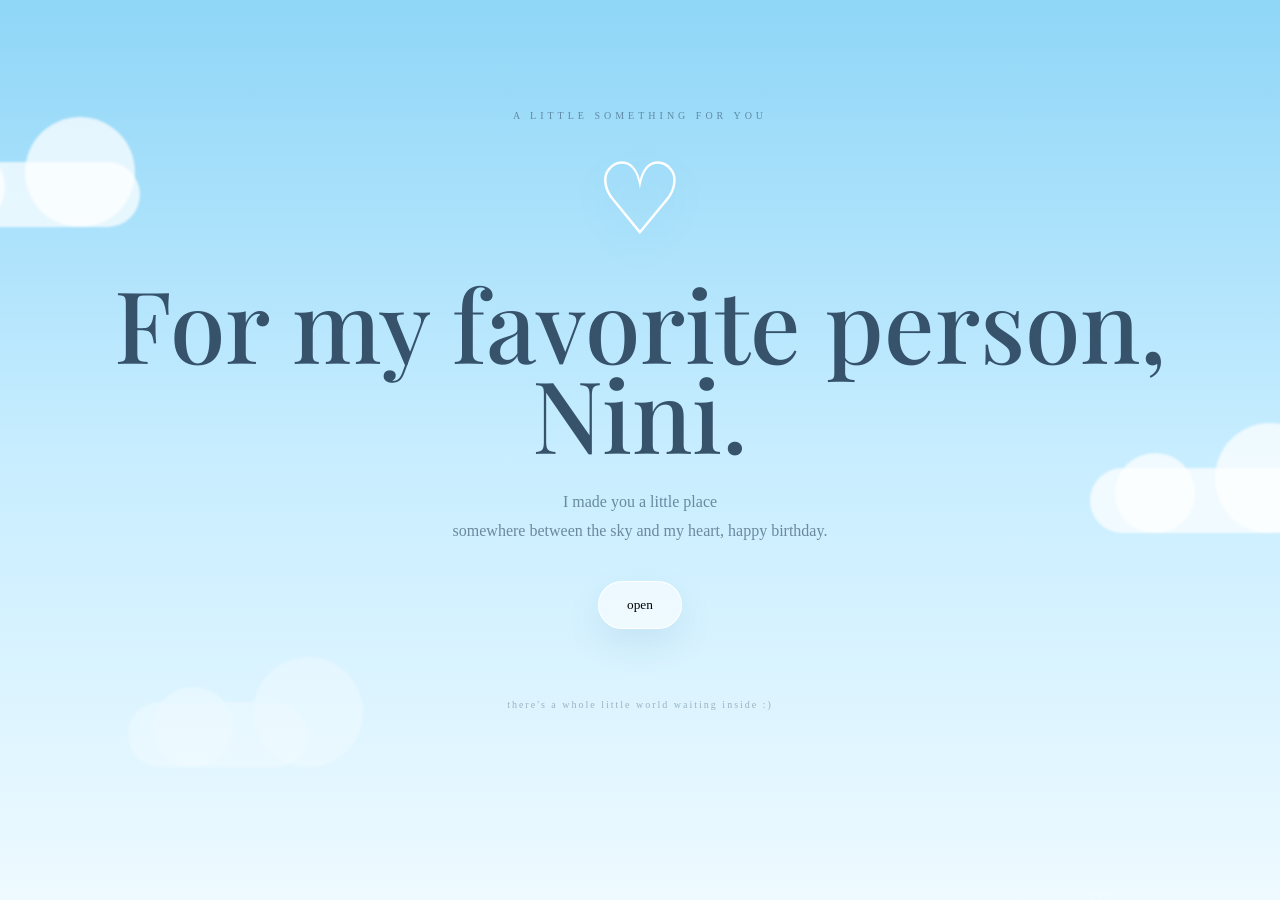
<file: index.html>
<!DOCTYPE html>
<html lang="en">
<head>
    <meta charset="UTF-8">
    <meta name="viewport" content="width=device-width, initial-scale=1.0">

    <title>Dearest, Nini.</title>

    <link rel="preconnect" href="https://fonts.googleapis.com">
    <link rel="preconnect" href="https://fonts.gstatic.com" crossorigin>

    <link href="https://fonts.googleapis.com/css2?family=DM+Sans:wght@400;500;600&family=Playfair+Display:ital,wght@400;500;600&display=swap" rel="stylesheet">

    <link rel="stylesheet" href="style.css">

    <style>
        /* ==========================================
           PERSISTENT PAGE SHELL
        ========================================== */

        #pageFrame {
            position: fixed;
            inset: 0;
            width: 100%;
            height: 100%;
            border: none;
            z-index: 20;
            display: none;
            background: transparent;
        }

        #openingContent {
            position: relative;
            z-index: 10;
        }

        #musicPlayer {
            display: none;
        }

        body.inside-page {
            overflow: hidden;
        }

        body.inside-page #openingContent,
        body.inside-page > .floating-hearts {
            display: none;
        }

        body.inside-page #pageFrame {
            display: block;
        }
    </style>
</head>

<body class="opening-page">

    <div class="sky-background">
        <div class="cloud cloud-a"></div>
        <div class="cloud cloud-b"></div>
        <div class="cloud cloud-c"></div>
    </div>


    <!-- ==========================================
         ORIGINAL OPENING PAGE
    =========================================== -->

    <main class="opening" id="openingContent">

        <p class="tiny-text">
            a little something for you
        </p>

        <div class="opening-heart">
            ♡
        </div>

        <h1>
            For my favorite person,<br>
            Nini.
        </h1>

        <p class="opening-subtitle">
            I made you a little place<br>
            somewhere between the sky and my heart, happy birthday.
        </p>

        <button
            class="open-button"
            onclick="openWebsite()"
        >
            open
        </button>

        <p class="scroll-hint">
            there's a whole little world waiting inside :)
        </p>

    </main>


    <div class="floating-hearts">
        <span>♡</span>
        <span>♡</span>
        <span>♡</span>
    </div>


    <!-- ==========================================
         ALL OTHER PAGES LOAD INSIDE HERE
         
         This iframe stays alive.
         The music is NOT inside the iframe.
    =========================================== -->

    <iframe
        id="pageFrame"
        src=""
        title="Website content">
    </iframe>


    <!-- ==========================================
         PERSISTENT MUSIC PLAYER
         
         IMPORTANT:
         This audio element belongs to index.html
         and therefore survives page navigation.
    =========================================== -->

    <audio
        id="persistentAudio"
        preload="auto">
    </audio>


   <script>

        /* ==========================================
           SONGS
        =========================================== */

        const songs = [
            {
                title: "Swear It Again",
                artist: "Westlife",
                file: "song1.mp3"
            },
            {
                title: "Best Part Of Me",
                artist: "Ed Sheeran ft. YEBBA",
                file: "song2.mp3"
            },
            {
                title: "Last Night On Earth",
                artist: "Green Day",
                file: "song3.mp3"
            }
        ];


        let currentSong = 0;

        const persistentAudio =
            document.getElementById("persistentAudio");


        /* ==========================================
           OPEN WEBSITE
        ========================================== */

        function openWebsite() {

            document.body.classList.add(
                "inside-page"
            );

            navigateTo("songs.html");

        }


        /* ==========================================
           NAVIGATE BETWEEN PAGES
        ========================================== */

        function navigateTo(page) {

            const frame =
                document.getElementById("pageFrame");

            if (!frame) return;

            frame.src = page;

        }


        /* ==========================================
           MUSIC FUNCTIONS
        ========================================== */

        function loadMusic(index) {

            if (
                index < 0 ||
                index >= songs.length
            ) {
                index = 0;
            }

            currentSong = index;

            persistentAudio.src =
                songs[index].file;

            persistentAudio.load();

            saveMusicState();

        }


        function playMusic() {

            persistentAudio.play()
                .then(() => {

                    sendMusicState();

                })
                .catch(error => {

                    console.log(
                        "Music playback was blocked:",
                        error
                    );

                    sendMusicState();

                });

        }


        function pauseMusic() {

            persistentAudio.pause();

            sendMusicState();

        }


        function togglePersistentMusic() {

            if (
                persistentAudio.paused
            ) {

                playMusic();

            } else {

                pauseMusic();

            }

        }


        function selectPersistentSong(index) {

            loadMusic(index);

            persistentAudio.currentTime = 0;

            playMusic();

        }


        function nextPersistentSong() {

            currentSong++;

            if (
                currentSong >= songs.length
            ) {
                currentSong = 0;
            }

            loadMusic(currentSong);

            persistentAudio.currentTime = 0;

            playMusic();

        }


        function previousPersistentSong() {

            currentSong--;

            if (currentSong < 0) {
                currentSong = songs.length - 1;
            }

            loadMusic(currentSong);

            persistentAudio.currentTime = 0;

            playMusic();

        }


        /* ==========================================
           SAVE MUSIC STATE
        ========================================== */

        function saveMusicState() {

            localStorage.setItem(
                "savedMusicIndex",
                currentSong
            );

            localStorage.setItem(
                "savedMusicTime",
                persistentAudio.currentTime || 0
            );

            localStorage.setItem(
                "isMusicPlaying",
                persistentAudio.paused
                    ? "false"
                    : "true"
            );

        }


        /* ==========================================
           SEND MUSIC STATE TO CURRENT PAGE
        ========================================== */

        function sendMusicState() {

            const frame =
                document.getElementById(
                    "pageFrame"
                );

            if (
                !frame ||
                !frame.contentWindow
            ) {
                return;
            }


            frame.contentWindow.postMessage(
                {
                    type: "musicState",

                    playing:
                        !persistentAudio.paused,

                    currentSong:
                        currentSong,

                    currentTime:
                        persistentAudio.currentTime

                },
                "*"
            );

        }


        /* ==========================================
           RECEIVE COMMANDS FROM PAGES
        ========================================== */

        window.addEventListener(
            "message",
            function(event) {

                if (!event.data) return;


                switch (
                    event.data.type
                ) {

                    case "toggleMusic":

                        togglePersistentMusic();

                        break;


                    case "selectSong":

                        selectPersistentSong(
                            event.data.index
                        );

                        break;


                    case "nextSong":

                        nextPersistentSong();

                        break;


                    case "previousSong":

                        previousPersistentSong();

                        break;


                    case "requestMusicState":

                        sendMusicState();

                        break;


                    /* ==========================================
                       BAGIAN YANG BARU DITAMBAHKAN
                    ========================================== */
                    case "navigate":

                        navigateTo(
                            event.data.page
                        );

                        break;

                }

            }
        );


        /* ==========================================
           MUSIC EVENTS
        ========================================== */

        persistentAudio.addEventListener(
            "timeupdate",
            function() {

                saveMusicState();

                sendMusicState();

            }
        );


        persistentAudio.addEventListener(
            "play",
            function() {

                saveMusicState();

                sendMusicState();

            }
        );


        persistentAudio.addEventListener(
            "pause",
            function() {

                saveMusicState();

                sendMusicState();

            }
        );


        persistentAudio.addEventListener(
            "ended",
            function() {

                currentSong++;

                if (
                    currentSong >= songs.length
                ) {

                    currentSong = 0;

                }

                loadMusic(currentSong);

                persistentAudio.currentTime = 0;

                playMusic();

            }
        );


        /* ==========================================
           RESTORE SAVED SONG
        ========================================== */

        const savedIndex =
            localStorage.getItem(
                "savedMusicIndex"
            );

        const savedTime =
            localStorage.getItem(
                "savedMusicTime"
            );


        if (savedIndex !== null) {

            const index =
                parseInt(
                    savedIndex,
                    10
                );


            const time =
                parseFloat(
                    savedTime
                ) || 0;


            if (
                !isNaN(index) &&
                index >= 0 &&
                index < songs.length
            ) {

                currentSong = index;

                persistentAudio.src =
                    songs[index].file;

                persistentAudio.addEventListener(
                    "loadedmetadata",
                    function restorePosition() {

                        try {

                            persistentAudio.currentTime =
                                time;

                        } catch (error) {

                            console.log(
                                "Could not restore position."
                            );

                        }

                    },
                    {
                        once: true
                    }
                );

            } else {

                loadMusic(0);

            }

        } else {

            loadMusic(0);

        }


        /* ==========================================
           WHEN A NEW PAGE FINISHES LOADING
        ========================================== */

        document
            .getElementById("pageFrame")
            .addEventListener(
                "load",
                function() {

                    sendMusicState();

                    setupPageNavigation();

                }
            );


        /* ==========================================
           INTERCEPT LINKS INSIDE THE IFRAME
        ========================================== */

        function setupPageNavigation() {

            const frame =
                document.getElementById(
                    "pageFrame"
                );


            try {

                const frameDocument =
                    frame.contentDocument ||
                    frame.contentWindow.document;


                const links =
                    frameDocument.querySelectorAll(
                        "a[href]"
                    );


                links.forEach(link => {

                    link.addEventListener(
                        "click",
                        function(event) {

                            const href =
                                link.getAttribute(
                                    "href"
                                );


                            if (
                                !href ||
                                href.startsWith("#") ||
                                href.startsWith("http")
                            ) {
                                return;
                            }


                            event.preventDefault();

                            navigateTo(href);

                        }
                    );

                });

            } catch (error) {

                console.log(
                    "Could not setup page navigation.",
                    error
                );

            }

        }


        /* ==========================================
           SAVE BEFORE TAB CLOSE
        ========================================== */

        window.addEventListener(
            "beforeunload",
            saveMusicState
        );

    </script>
</file>
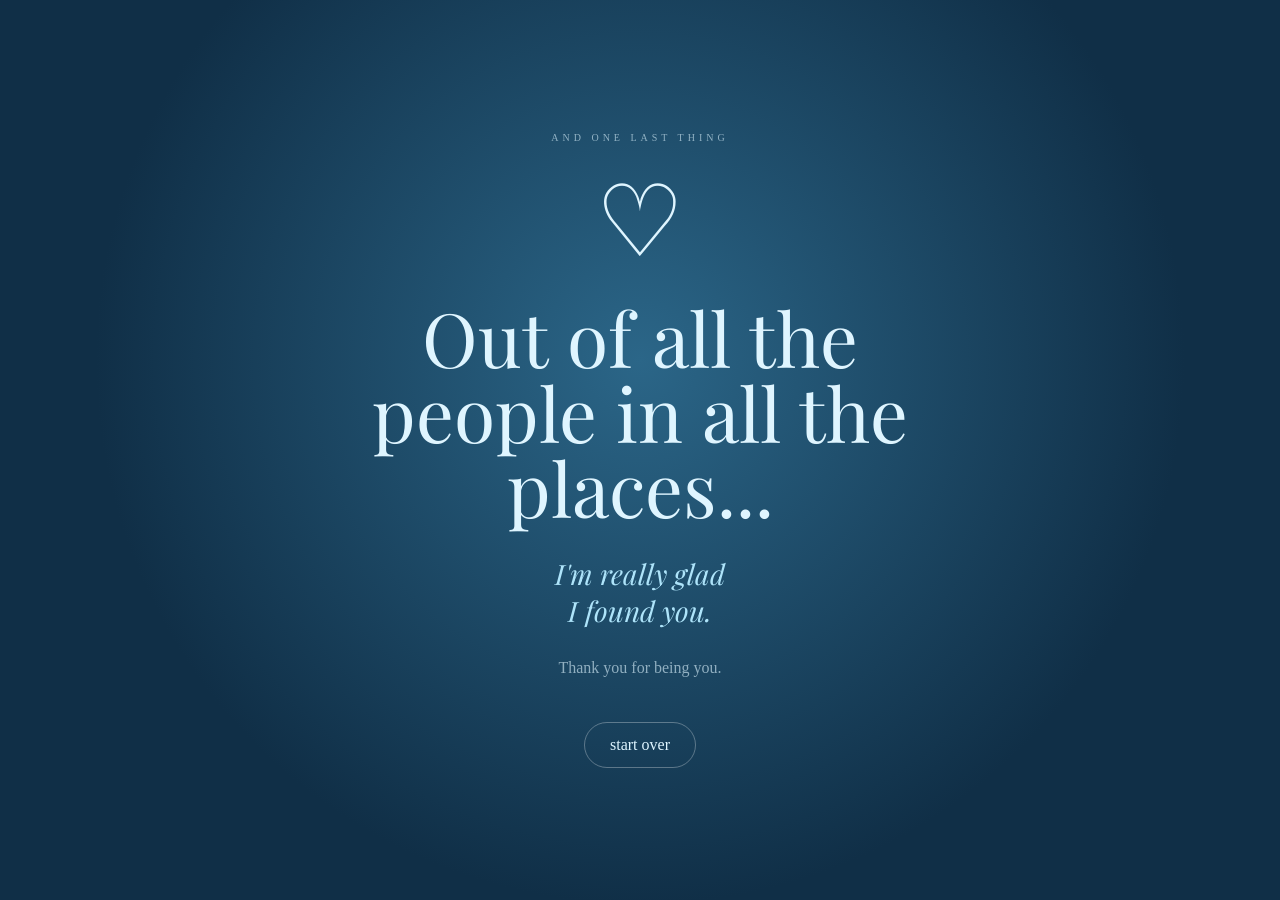
<file: final.html>
<!DOCTYPE html>
<html lang="en">
<head>
    <meta charset="UTF-8">
    <meta name="viewport" content="width=device-width, initial-scale=1.0">

    <title>For You, Always</title>

    <link rel="preconnect" href="https://fonts.googleapis.com">
    <link rel="preconnect" href="https://fonts.gstatic.com" crossorigin>

    <link href="https://fonts.googleapis.com/css2?family=DM+Sans:wght@400;500;600&family=Playfair+Display:ital,wght@400;500;600&display=swap" rel="stylesheet">

    <link rel="stylesheet" href="style.css">
</head>

<body class="final-page">

    <div class="night-sky">

    </div>


    <main class="final-content">

        <p class="tiny-text">
            and one last thing
        </p>


        <div class="final-heart">
            ♡
        </div>


        <h1>
            Out of all the<br>
            people in all the<br>
            places...
        </h1>


        <p class="final-message">
            I'm really glad<br>
            I found you.
        </p>


        <p class="final-small">
            Thank you for being you.
        </p>


        <a href="index.html" class="restart-button">
            start over
        </a>

    </main>


    <div class="final-footer">
    </div>

</body>
</html>
</file>
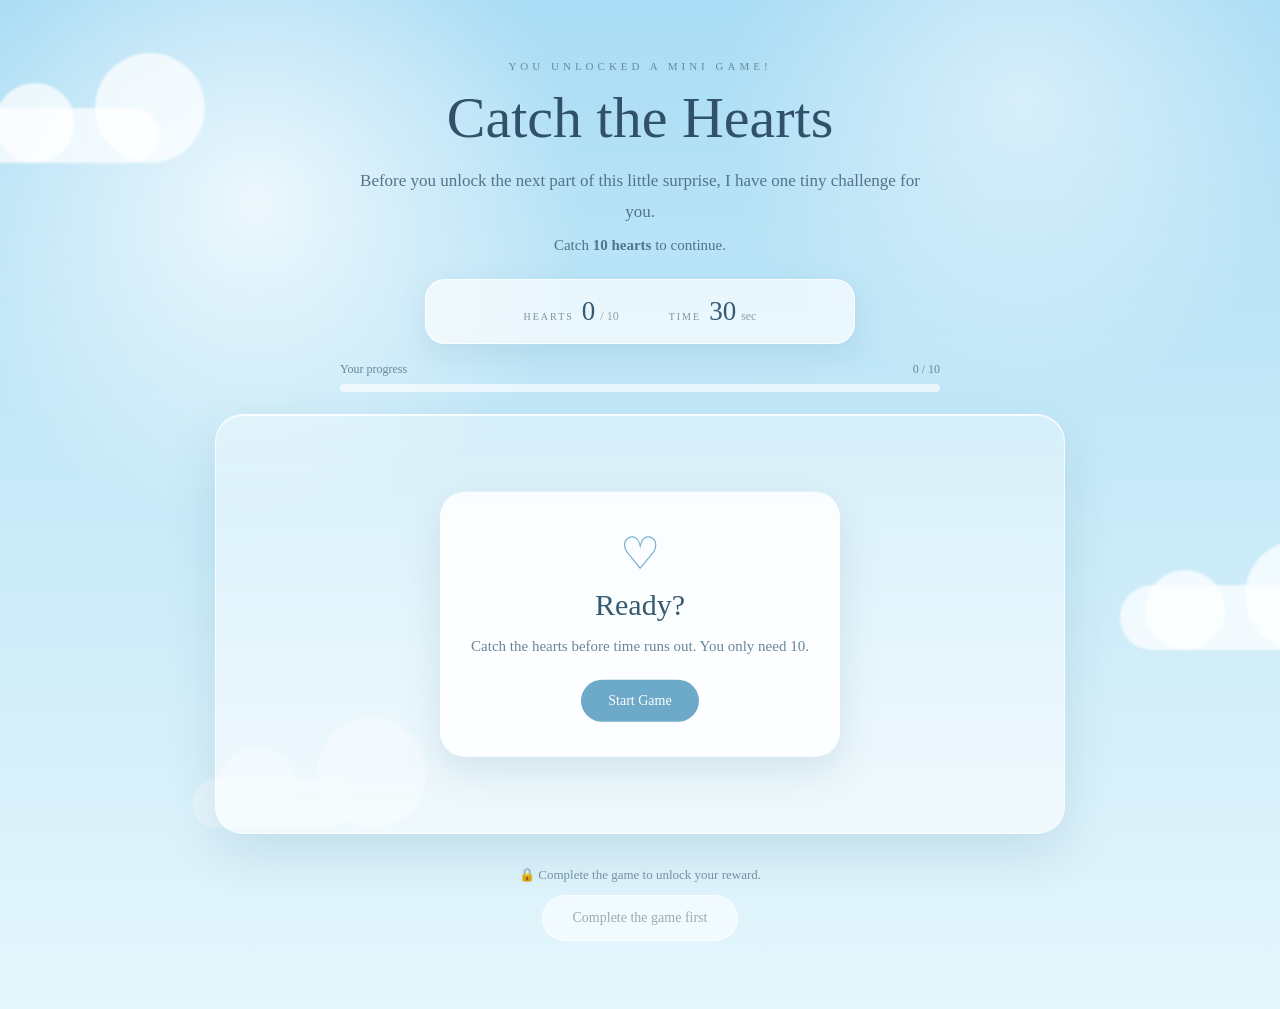
<file: game.html>
<!DOCTYPE html>
<html lang="en">
<head>
    <meta charset="UTF-8">
    <meta name="viewport" content="width=device-width, initial-scale=1.0">
    <title>Mini Game</title>
    <link rel="stylesheet" href="style.css">
</head>

<body class="game-page">

    <!-- Floating clouds -->
    <div class="cloud cloud-1"></div>
    <div class="cloud cloud-2"></div>
    <div class="cloud cloud-3"></div>

    <main class="game-container">

        <div class="game-header">
            <p class="tiny-label">YOU UNLOCKED A MINI GAME!</p>

            <h1>Catch the Hearts</h1>

            <p class="game-intro">
                Before you unlock the next part of this little surprise,
                I have one tiny challenge for you.
            </p>

            <p class="game-instruction">
                Catch <strong>10 hearts</strong> to continue.
            </p>
        </div>

        <!-- Score -->
        <div class="score-card">
            <div class="score-item">
                <span class="score-label">HEARTS</span>
                <span id="score">0</span>
                <span class="score-max">/ 10</span>
            </div>

            <div class="score-item">
                <span class="score-label">TIME</span>
                <span id="timer">30</span>
                <span class="score-max">sec</span>
            </div>
        </div>

        <!-- Progress -->
        <div class="progress-wrapper">
            <div class="progress-text">
                <span>Your progress</span>
                <span id="progressText">0 / 10</span>
            </div>

            <div class="progress-bar">
                <div id="progressFill"></div>
            </div>
        </div>

        <!-- Game Area -->
        <div id="gameArea" class="game-area">

            <div id="gameMessage" class="game-message">
                <div class="game-message-icon">♡</div>

                <h2>Ready?</h2>

                <p>
                    Catch the hearts before time runs out.
                    You only need 10.
                </p>

                <button onclick="startGame()" class="game-button">
                    Start Game 
                </button>
            </div>

        </div>

        <!-- Locked Continue -->
        <div class="continue-section">

            <p id="lockedMessage" class="locked-message">
                🔒 Complete the game to unlock your reward.
            </p>

            <button
                id="continueButton"
                class="reward-button locked"
                onclick="goToReward()"
                disabled
            >
                Complete the game first 
            </button>

        </div>

    </main>

    <!-- Congratulations Popup -->
    <div id="congratsPopup" class="popup-overlay">

        <div class="congrats-popup">

            <div class="popup-heart">♡</div>

            <p class="popup-small">MISSION COMPLETE</p>

            <h2>Congratulations!</h2>

            <p>
                You made it to 10 hearts!
            </p>

            <p class="popup-message">
                You officially unlocked the next part
                of the surprise.
            </p>

            <button onclick="unlockReward()" class="game-button">
                Continue to your reward
            </button>

        </div>

    </div>

    <script src="script.js"></script>

</body>
</html>
</file>
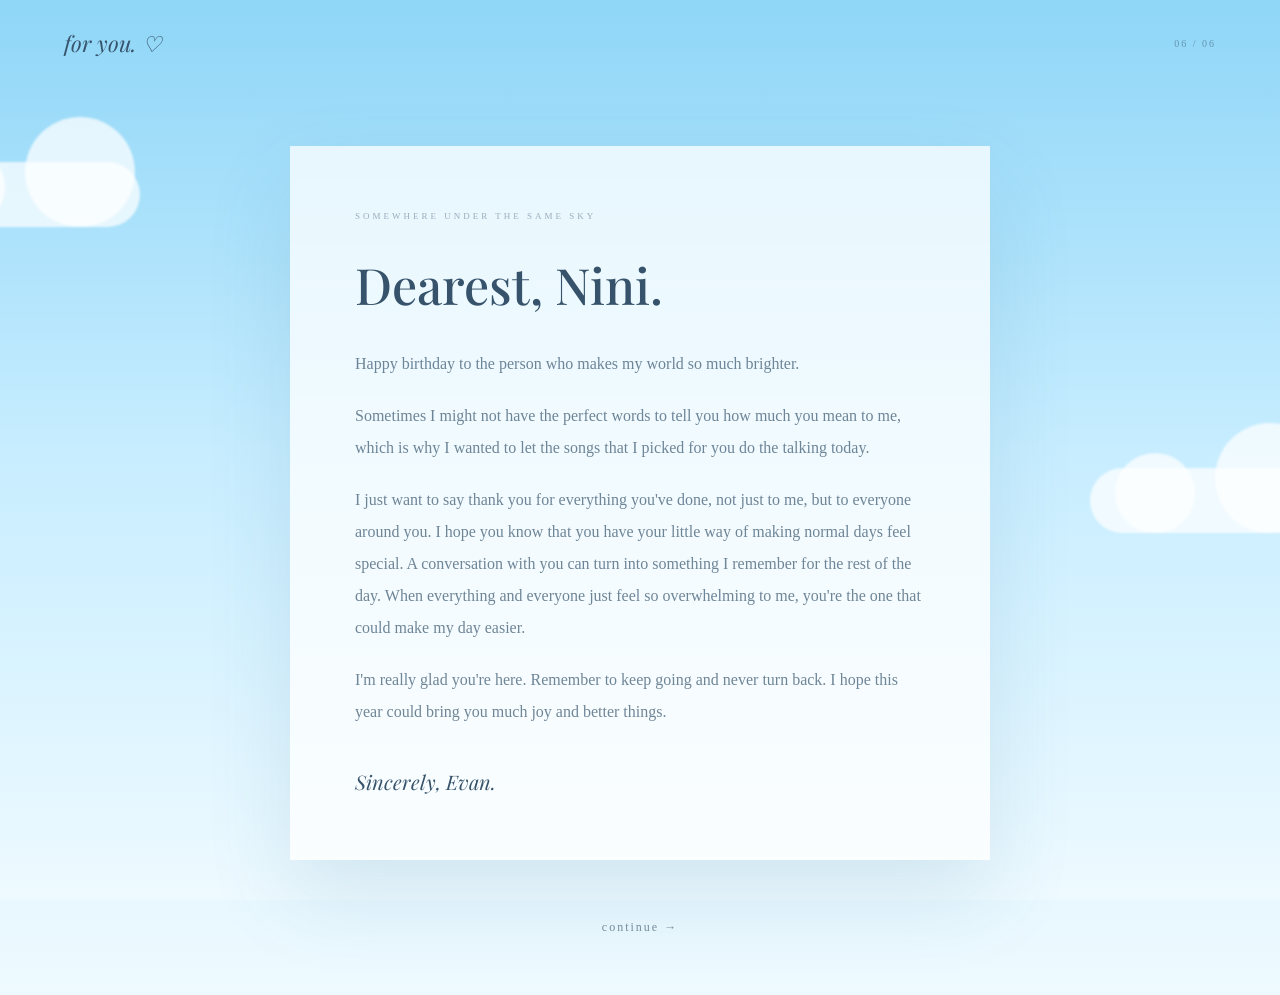
<file: letter.html>
<!DOCTYPE html>
<html lang="en">
<head>
    <meta charset="UTF-8">
    <meta name="viewport" content="width=device-width, initial-scale=1.0">

    <title>A Little Letter ♡</title>

    <link rel="preconnect" href="https://fonts.googleapis.com">
    <link rel="preconnect" href="https://fonts.gstatic.com" crossorigin>

    <link href="https://fonts.googleapis.com/css2?family=DM+Sans:wght@400;500;600&family=Playfair+Display:ital,wght@400;500;600&display=swap" rel="stylesheet">

    <link rel="stylesheet" href="style.css">
</head>

<body>

    <div class="sky-background">
        <div class="cloud cloud-a"></div>
        <div class="cloud cloud-b"></div>
    </div>

    <nav>
        <a href="index.html" class="logo">for you. ♡</a>

        <span class="page-number">06 / 06</span>
    </nav>


    <main class="letter-page">

        <div class="letter-paper">


            <p class="letter-date">
                somewhere under the same sky
            </p>

            <h1>
                Dearest, Nini.
            </h1>

            <div class="letter-content">

                <p>
                    Happy birthday to the person who makes my world so much brighter.
                </p>

                <p>
                   Sometimes I might not have the perfect words to tell you how much you mean to me, which is why I wanted to let the songs that I picked for you do the talking today. 
                </p>

                <p>
                    I just want to say thank you for everything you've done, not just to me, but to everyone around you.
                    I hope you know that you have your little way of making
                    normal days feel special. A conversation
                    with you can turn into something I remember
                    for the rest of the day. When everything and everyone just feel so overwhelming to me, you're the one that could make my day easier.
                </p>



                <p>
                    I'm really glad you're here. Remember to keep going and never turn back. I hope this year could bring you much joy and better things.
                </p>

            </div>

            <p class="signature">
                Sincerely, Evan.
            </p>

        </div>


        <a href="final.html" class="next-page">
            continue → 
        </a>

    </main>

</body>
</html>
</file>
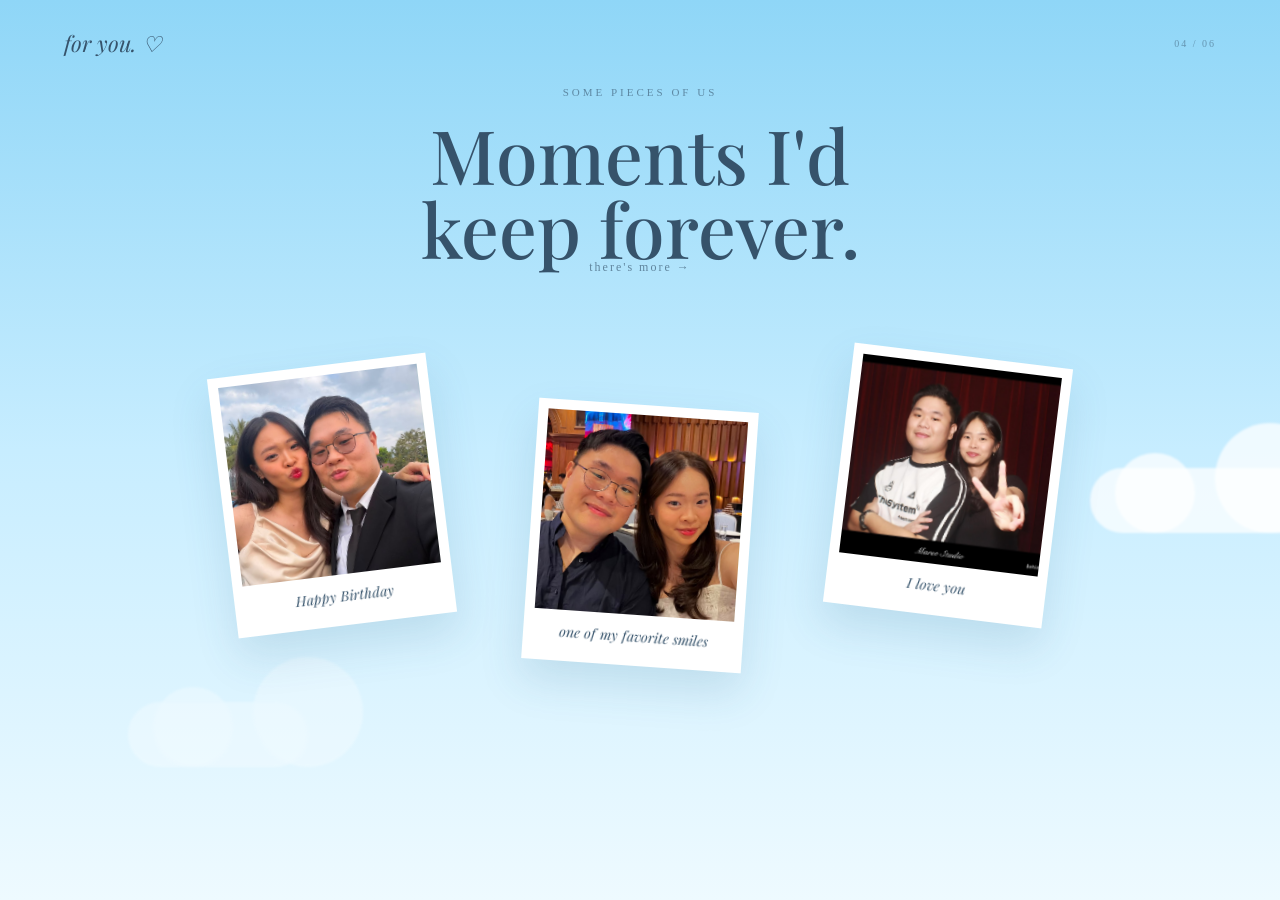
<file: photos.html>
<!DOCTYPE html>
<html lang="en">
<head>
    <meta charset="UTF-8">
    <meta name="viewport" content="width=device-width, initial-scale=1.0">

    <title>Some of Our Memories.</title>

    <link rel="preconnect" href="https://fonts.googleapis.com">
    <link rel="preconnect" href="https://fonts.gstatic.com" crossorigin>

    <link href="https://fonts.googleapis.com/css2?family=DM+Sans:wght@400;500;600&family=Playfair+Display:ital,wght@400;500;600&display=swap" rel="stylesheet">

    <link rel="stylesheet" href="style.css">
</head>

<body>

    <div class="sky-background">
        <div class="cloud cloud-b"></div>
        <div class="cloud cloud-c"></div>
    </div>

    <nav>
        <a href="index.html" class="logo">for you. ♡</a>
        <span class="page-number">04 / 06</span>
    </nav>

    <main class="photos-page">

        <div class="page-heading center">

            <p>some pieces of us</p>

            <h1>
                Moments I'd<br>
                keep forever.
            </h1>

        </div>

        <div class="photo-wall">

            <div class="photo-card photo-1">
                <img src="image1.jpeg">

                <p>
                    Happy Birthday
                </p>
            </div>

            <div class="photo-card photo-2">
                <img src="image2.jpeg">

                <p>
                    one of my favorite smiles
                </p>
            </div>

            <div class="photo-card photo-3">
                <img src="image3.jpeg">

                <p>
                    I love you
                </p>
            </div>

        </div>

       <a href="reasons.html" class="next-page" style="
    display: block;
    margin-top: -475px;
    position: relative;
    z-index: 5;
">
    there's more →
</a>

    </main>

    <div id="imageModal" class="image-modal">

        <button onclick="closeImage()">
            ×
        </button>

        <img id="modalImage">

    </div>

    <script src="script.js"></script>

</body>
</html>
</file>
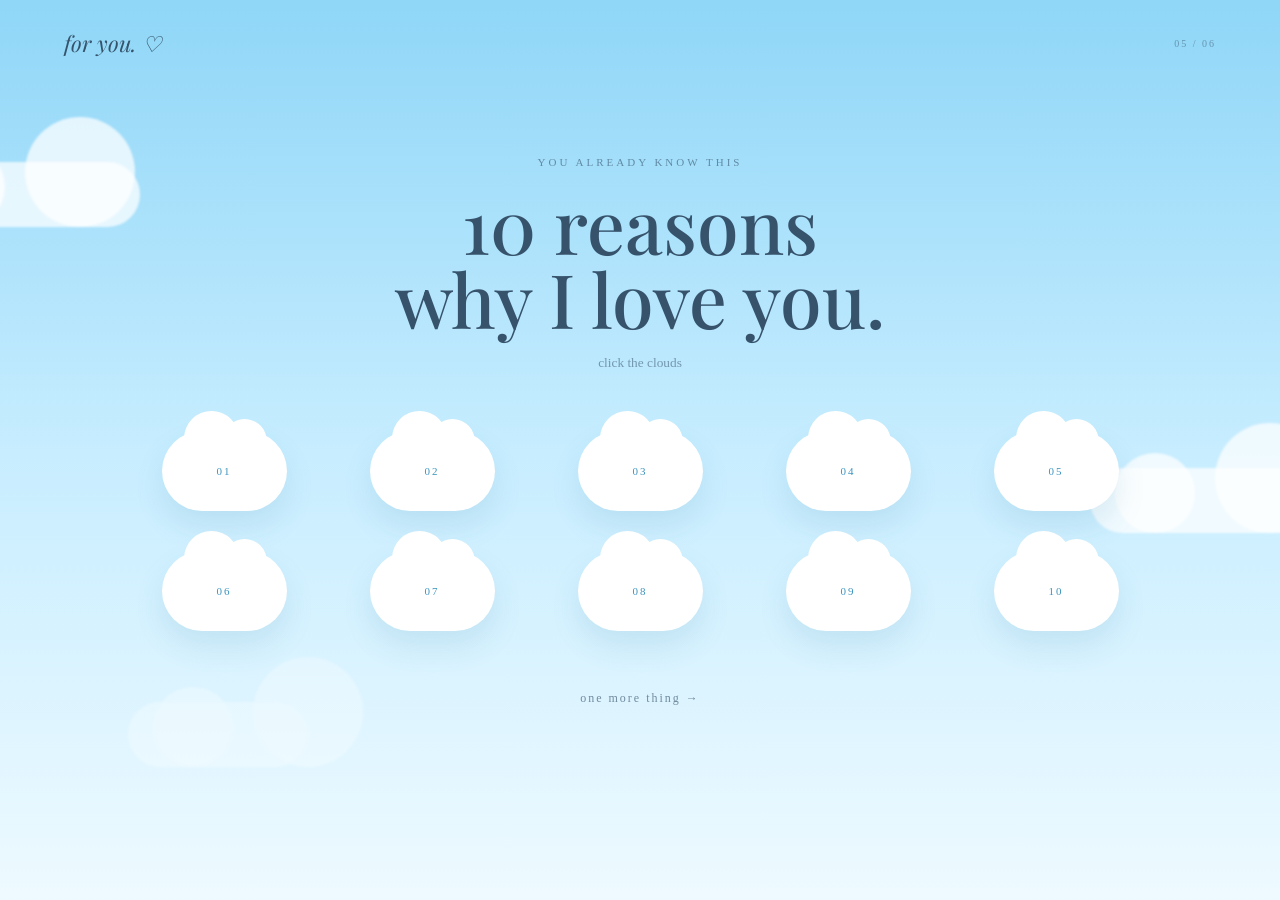
<file: reasons.html>
<!DOCTYPE html>
<html lang="en">
<head>
    <meta charset="UTF-8">
    <meta name="viewport" content="width=device-width, initial-scale=1.0">

    <title>10 Reasons</title>

    <link rel="preconnect" href="https://fonts.googleapis.com">
    <link rel="preconnect" href="https://fonts.gstatic.com" crossorigin>

    <link href="https://fonts.googleapis.com/css2?family=DM+Sans:wght@400;500;600&family=Playfair+Display:ital,wght@400;500;600&display=swap" rel="stylesheet">

    <link rel="stylesheet" href="style.css">
</head>

<body>

    <div class="sky-background">
        <div class="cloud cloud-a"></div>
        <div class="cloud cloud-b"></div>
        <div class="cloud cloud-c"></div>
    </div>


    <nav>
        <a href="index.html" class="logo">for you. ♡</a>
        <span class="page-number">05 / 06</span>
    </nav>


    <main class="reasons-page">

        <div class="page-heading center">

            <p>you already know this</p>

            <h1>
                10 reasons<br>
                why I love you.
            </h1>

            <small>
                click the clouds 
            </small>

        </div>


        <div class="reason-clouds">

            <button class="reason-cloud" onclick="showReason(1)">
                <span>01</span>
            </button>

            <button class="reason-cloud" onclick="showReason(2)">
                <span>02</span>
            </button>

            <button class="reason-cloud" onclick="showReason(3)">
                <span>03</span>
            </button>

            <button class="reason-cloud" onclick="showReason(4)">
                <span>04</span>
            </button>

            <button class="reason-cloud" onclick="showReason(5)">
                <span>05</span>
            </button>

            <button class="reason-cloud" onclick="showReason(6)">
                <span>06</span>
            </button>

            <button class="reason-cloud" onclick="showReason(7)">
                <span>07</span>
            </button>

            <button class="reason-cloud" onclick="showReason(8)">
                <span>08</span>
            </button>

            <button class="reason-cloud" onclick="showReason(9)">
                <span>09</span>
            </button>

            <button class="reason-cloud" onclick="showReason(10)">
                <span>10</span>
            </button>

        </div>


        <div id="reasonPopup" class="reason-popup">

            <button onclick="closeReason()">×</button>

            <span id="reasonNumber">
                01
            </span>

            <h2 id="reasonTitle">
                Your smile.
            </h2>

            <p id="reasonText">
                It makes ordinary days feel
                a little less ordinary.
            </p>

        </div>


        <a href="letter.html" class="next-page">
            one more thing → 
        </a>

    </main>


    <script src="script.js"></script>

</body>
</html>
</file>
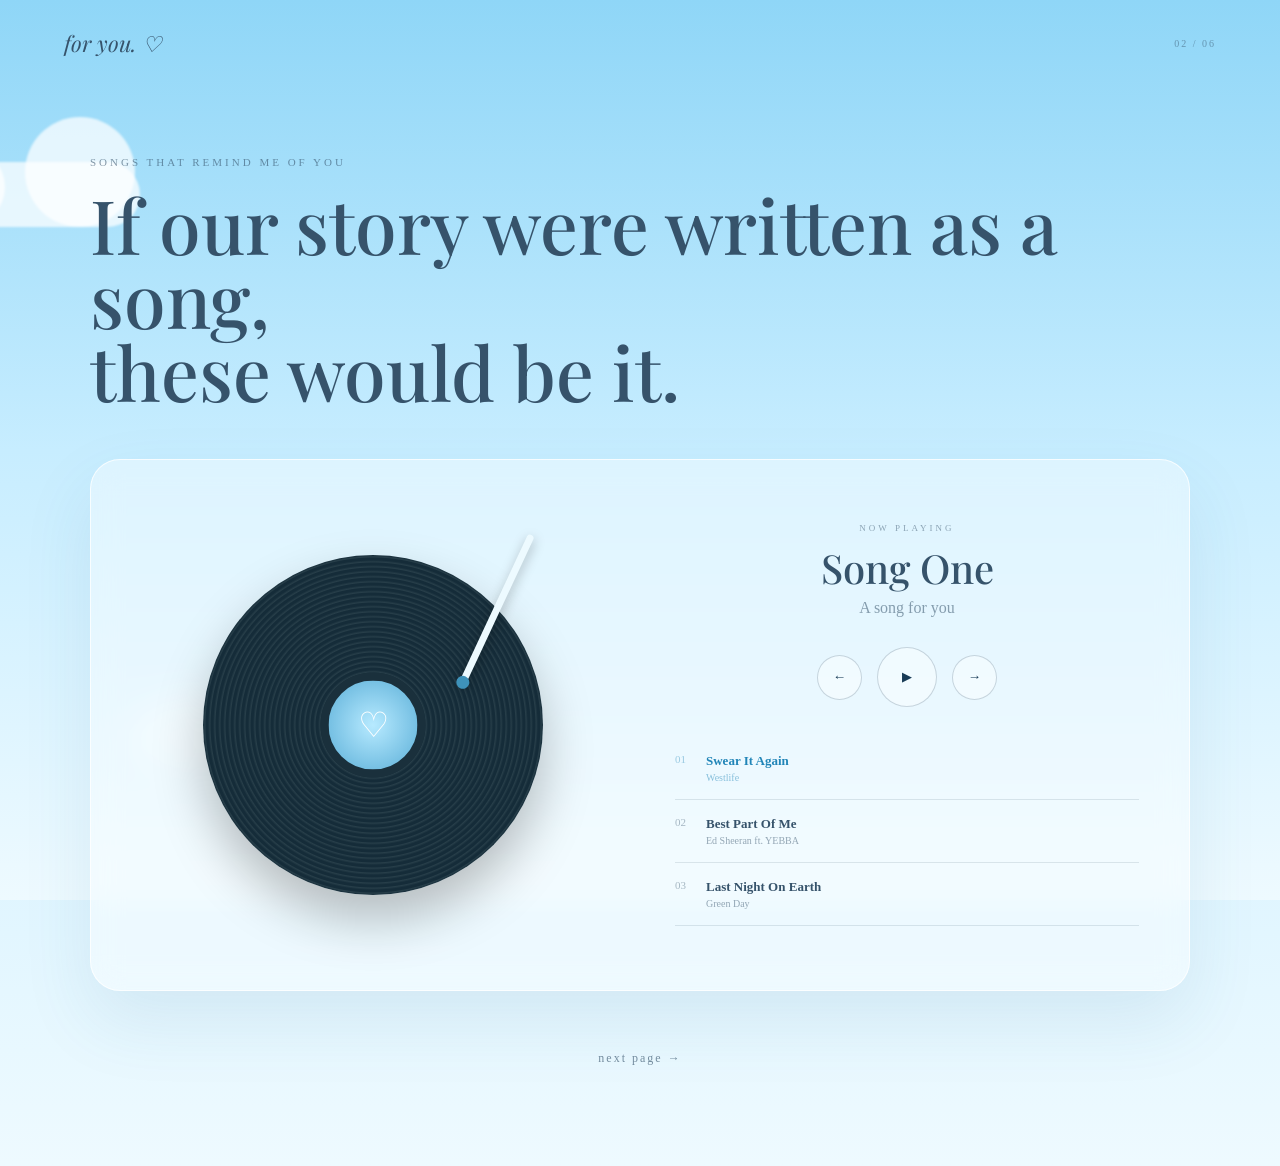
<file: songs.html>
<!DOCTYPE html>
<html lang="en">
<head>
    <meta charset="UTF-8">
    <meta name="viewport" content="width=device-width, initial-scale=1.0">

    <title>Soundtrack.</title>

    <link rel="preconnect" href="https://fonts.googleapis.com">
    <link rel="preconnect" href="https://fonts.gstatic.com" crossorigin>

    <link href="https://fonts.googleapis.com/css2?family=DM+Sans:wght@400;500;600&family=Playfair+Display:ital,wght@400;500;600&display=swap" rel="stylesheet">

    <link rel="stylesheet" href="style.css">
</head>

<body>

    <div class="sky-background">
        <div class="cloud cloud-a"></div>
        <div class="cloud cloud-c"></div>
    </div>

    <nav>
        <a href="index.html" class="logo">for you. ♡</a>
        <span class="page-number">02 / 06</span>
    </nav>


    <main class="song-page">

        <div class="page-heading">
            <p>Songs that remind me of you</p>

            <h1>
                If our story were written as a song,<br>
                these would be it.
            </h1>
        </div>


        <div class="record-player">

            <div class="turntable">

                <div class="vinyl" id="vinyl">

                    <div class="vinyl-lines"></div>

                    <div class="record-label">
                        <span>♡</span>
                    </div>

                </div>

                <div class="needle">
                    <div class="needle-head"></div>
                </div>

            </div>


            <div class="music-info">

                <p class="playing-label">
                    NOW PLAYING
                </p>

                <h2 id="songTitle">
                    Song One
                </h2>

                <p id="songArtist">
                    A song for you
                </p>


                <div class="music-controls">

                    <button onclick="previousSong()">
                        ←
                    </button>

                    <button
                        class="big-play"
                        onclick="toggleMusic()"
                        id="playBtn">
                        ▶
                    </button>

                    <button onclick="nextSong()">
                        →
                    </button>

                </div>


                <div class="track-list">

                    <div class="track active" onclick="selectSong(0)">
                        <span>01</span>

                        <div>
                            <strong>Swear It Again </strong>
                            <small>Westlife</small>
                        </div>
                    </div>


                    <div class="track" onclick="selectSong(1)">
                        <span>02</span>

                        <div>
                            <strong>Best Part Of Me</strong>
                            <small>Ed Sheeran ft. YEBBA</small>
                        </div>
                    </div>


                    <div class="track" onclick="selectSong(2)">
                        <span>03</span>

                        <div>
                            <strong>Last Night On Earth</strong>
                            <small>Green Day</small>
                        </div>
                    </div>

                </div>

            </div>

        </div>


        <a href="game.html" class="next-page">
            next page →
        </a>

    </main>


    <audio id="audioPlayer"></audio>

    <script src="script.js"></script>

</body>
</html>
</file>
<file: style.css>
/* ========================================
   RESET
======================================== */

* {
    margin: 0;
    padding: 0;
    box-sizing: border-box;
}

html {
    scroll-behavior: smooth;
}

body {
    min-height: 100vh;

    font-family: "DM Sans", sans-serif;

    color: #183b56;

    background:
        linear-gradient(
            180deg,
            #91d7f7,
            #d9f3ff 65%,
            #eefaff
        );

    overflow-x: hidden;
}

a {
    color: inherit;
    text-decoration: none;
}

button {
    font-family: inherit;
    cursor: pointer;
}


/* ========================================
   SKY BACKGROUND
======================================== */

.sky-background {
    position: fixed;
    inset: 0;

    z-index: -10;

    overflow: hidden;

    background:
        linear-gradient(
            180deg,
            #8fd6f7 0%,
            #c7edff 50%,
            #eefaff 100%
        );
}

.cloud {
    position: absolute;

    width: 240px;
    height: 65px;

    border-radius: 100px;

    background: rgba(255,255,255,.62);

    filter: blur(.5px);
}

.cloud::before,
.cloud::after {
    content: "";

    position: absolute;

    border-radius: 50%;

    background: inherit;
}

.cloud::before {
    width: 100px;
    height: 100px;

    left: 45px;
    bottom: 18px;
}

.cloud::after {
    width: 75px;
    height: 75px;

    left: 125px;
    bottom: 12px;
}

.cloud-a {
    top: 18%;
    left: -100px;

    animation:
        cloudMove 38s linear infinite;
}

.cloud-b {
    top: 52%;
    right: -120px;

    width: 310px;

    animation:
        cloudMoveReverse 45s linear infinite;
}

.cloud-c {
    top: 78%;
    left: 10%;

    width: 180px;

    opacity: .4;

    animation:
        cloudMove 55s linear infinite;
}

@keyframes cloudMove {

    from {
        transform: translateX(-20vw);
    }

    to {
        transform: translateX(120vw);
    }

}

@keyframes cloudMoveReverse {

    from {
        transform: translateX(20vw);
    }

    to {
        transform: translateX(-120vw);
    }

}


/* ========================================
   TYPOGRAPHY
======================================== */

h1,
h2,
h3 {
    font-family: "Playfair Display", serif;

    font-weight: 500;
}

.tiny-text {
    text-transform: uppercase;

    letter-spacing: 4px;

    font-size: 10px;

    opacity: .6;
}

.page-heading {
    margin-bottom: 50px;
}

.page-heading > p:first-child {
    text-transform: uppercase;

    letter-spacing: 3px;

    font-size: 11px;

    opacity: .6;

    margin-bottom: 20px;
}

.page-heading h1 {
    font-size: clamp(45px, 7vw, 75px);

    line-height: .98;
}

.page-heading small {
    display: block;

    margin-top: 20px;

    opacity: .55;
}

.center {
    text-align: center;
}


/* ========================================
   NAVIGATION
======================================== */

nav {
    position: relative;

    z-index: 20;

    width: 90%;
    max-width: 1200px;

    margin: auto;

    padding: 28px 0;

    display: flex;

    justify-content: space-between;

    align-items: center;
}

.logo {
    font-family: "Playfair Display", serif;

    font-size: 22px;

    font-style: italic;
}

.page-number {
    font-size: 10px;

    letter-spacing: 2px;

    opacity: .5;
}


/* ========================================
   OPENING PAGE
======================================== */

.opening-page {
    min-height: 100vh;
}

.opening {
    min-height: calc(100vh - 80px);

    display: flex;

    flex-direction: column;

    justify-content: center;

    align-items: center;

    text-align: center;

    padding: 30px;
}

.opening-heart {
    margin: 20px 0;

    font-size: 100px;

    color: white;

    animation:
        floatHeart 4s ease-in-out infinite;

    text-shadow:
        0 15px 40px rgba(46,130,170,.2);
}

@keyframes floatHeart {

    0%,100% {
        transform: translateY(0);
    }

    50% {
        transform: translateY(-15px);
    }

}

.opening h1 {
    font-size: clamp(55px, 8vw, 100px);

    line-height: .9;
}

.opening-subtitle {
    margin-top: 30px;

    line-height: 1.8;

    opacity: .65;
}

.open-button {
    margin-top: 35px;

    padding: 15px 28px;

    border-radius: 50px;

    background: rgba(255,255,255,.6);

    border: 1px solid rgba(255,255,255,.9);

    box-shadow:
        0 15px 35px rgba(40,110,150,.1);

    transition: .3s;
}

.open-button:hover {
    background: white;

    transform: translateY(-4px);
}

.scroll-hint {
    margin-top: 70px;

    font-size: 10px;

    letter-spacing: 2px;

    opacity: .4;
}


/* ========================================
   FLOATING HEARTS
======================================== */

.floating-hearts span {
    position: fixed;

    color: rgba(255,255,255,.65);

    font-size: 28px;

    animation:
        floatUp 8s linear infinite;
}

.floating-hearts span:nth-child(1) {
    left: 15%;
    bottom: -30px;
}

.floating-hearts span:nth-child(2) {
    left: 70%;
    bottom: -40px;

    animation-delay: 3s;
}

.floating-hearts span:nth-child(3) {
    left: 85%;
    bottom: -20px;

    animation-delay: 5s;
}

@keyframes floatUp {

    from {
        transform: translateY(0);
        opacity: 0;
    }

    20% {
        opacity: .7;
    }

    100% {
        transform: translateY(-100vh);
        opacity: 0;
    }

}


/* ========================================
   LETTER
======================================== */

.letter-page {
    min-height: calc(100vh - 90px);

    display: flex;

    flex-direction: column;

    align-items: center;

    justify-content: center;

    padding: 60px 20px;
}

.letter-paper {
    width: min(700px, 95%);

    padding: 65px;

    background:
        rgba(255,255,255,.75);

    box-shadow:
        0 35px 80px rgba(39,111,150,.13);

    position: relative;

    animation:
        paperAppear 1s ease;
}

@keyframes paperAppear {

    from {
        opacity: 0;
        transform: translateY(30px) rotate(-1deg);
    }

    to {
        opacity: 1;
        transform: translateY(0) rotate(0);
    }

}

.paper-decoration {
    position: absolute;

    top: 25px;
    right: 30px;

    font-size: 28px;

    color: #68b6dc;
}

.letter-date {
    text-transform: uppercase;

    letter-spacing: 3px;

    font-size: 9px;

    opacity: .45;
}

.letter-paper h1 {
    font-size: 50px;

    margin: 30px 0;
}

.letter-content p {
    line-height: 2;

    opacity: .7;

    margin-bottom: 20px;
}

.signature {
    margin-top: 40px;

    font-family: "Playfair Display", serif;

    font-style: italic;

    font-size: 20px;
}

.next-page {
    margin-top: 60px;
    font-size: 12px;
    letter-spacing: 2px;
    opacity: .65;
    transition: .3s;
    
    /* Tambahkan dua baris ini agar teks ke tengah */
    display: block;
    text-align: center;
}

.next-page:hover {
    opacity: 1;
    transform: translateX(5px); /* Efek geser ke kanan saat di-hover tetap jalan */
}


/* ========================================
   SONG PAGE
======================================== */

.song-page {
    width: min(1100px, 90%);

    margin: auto;

    padding: 70px 0 100px;
}

.record-player {
    display: grid;

    grid-template-columns: 1fr 1fr;

    gap: 70px;

    align-items: center;

    padding: 50px;

    background: rgba(255,255,255,.38);

    border: 1px solid rgba(255,255,255,.75);

    border-radius: 30px;

    backdrop-filter: blur(15px);

    box-shadow:
        0 30px 70px rgba(35,105,145,.1);
}


/* TURNTABLE */

.turntable {
    min-height: 430px;

    position: relative;

    display: flex;

    align-items: center;

    justify-content: center;
}

.vinyl {
    width: 340px;
    height: 340px;

    border-radius: 50%;

    position: relative;

    background:
        repeating-radial-gradient(
            circle,
            #152c39 0px,
            #152c39 2px,
            #273e49 3px,
            #152c39 5px
        );

    box-shadow:
        0 25px 50px rgba(0,0,0,.25);
}

.vinyl.playing {
    animation:
        spin 4s linear infinite;
}

@keyframes spin {

    to {
        transform: rotate(360deg);
    }

}

.record-label {
    position: absolute;

    width: 105px;
    height: 105px;

    border-radius: 50%;

    top: 50%;
    left: 50%;

    transform: translate(-50%, -50%);

    background:
        radial-gradient(
            circle,
            #b7eaff,
            #5aaed7
        );

    border: 8px solid #1a303c;

    display: flex;

    justify-content: center;

    align-items: center;

    color: white;

    font-size: 35px;
}

.needle {
    position: absolute;

    width: 7px;
    height: 165px;

    top: 25px;
    right: 70px;

    background: #edfaff;

    border-radius: 10px;

    transform:
        rotate(25deg);

    transform-origin: top;

    box-shadow:
        2px 3px 12px rgba(0,0,0,.25);
}

.needle-head {
    position: absolute;

    bottom: -4px;
    left: -3px;

    width: 13px;
    height: 13px;

    border-radius: 50%;

    background: #3e92ba;
}


/* MUSIC INFO */

.playing-label {
    font-size: 9px;
text-align: center;
    letter-spacing: 3px;

    opacity: .5;
}

.music-info h2 {
    font-size: 40px;
text-align: center;
    margin-top: 8px;
}

#songArtist {
    opacity: .55;
text-align: center;
    margin-top: 5px;
}

.music-controls {
    display: flex;

    align-items: center;

    gap: 15px;

    justify-content: center; 

    margin: 30px 0;
}

.music-controls button {
    width: 45px;
    height: 45px;

    border-radius: 50%;

    border: 1px solid rgba(24,59,86,.2);

    background: rgba(255,255,255,.4);

    color: #183b56;
}

.music-controls .big-play {
    width: 60px;
    height: 60px;
}

.music-controls button:hover {
    background: white;

    transform: scale(1.05);
}

.track {
    display: flex;

    gap: 20px;

    padding: 16px 0;

    border-bottom:
        1px solid rgba(24,59,86,.12);

    cursor: pointer;

    transition: .3s;
}

.track > span {
    opacity: .4;

    font-size: 11px;
}

.track div {
    display: flex;

    flex-direction: column;

    gap: 3px;
}

.track strong {
    font-size: 13px;
}

.track small {
    font-size: 10px;

    opacity: .5;
}

.track.active {
    color: #2185b8;
}


.photos-page {
    width: min(1100px, 92%);

    margin: auto;

    padding: 0px 0 100px;

    display: flex;
    flex-direction: column;
    align-items: center;
}

.photo-wall {
    min-height: 420px;
    width: 100%;
    position: relative;
}


.photo-card {
    position: absolute;

    width: 220px;

    background: white;

    padding: 10px 10px 20px;

    box-shadow:
        0 20px 40px rgba(38,103,135,.15);

    cursor: pointer;

    transition:
        transform .4s,
        z-index .2s;

    animation:
        photoAppear .8s ease both;
}

.photo-card img {
    width: 100%;

    aspect-ratio: 1;

    object-fit: cover;

    display: block;
}

.photo-card p {
    font-family: "Playfair Display", serif;

    text-align: center;

    margin-top: 12px;

    font-style: italic;

    font-size: 14px;
}

.photo-card:hover {
    transform:
        scale(1.08)
        rotate(0deg) !important;

    z-index: 10;
}

.photo-1 {
    left: 12%;
    top: 50px;

    transform: rotate(-7deg);
}

.photo-2 {
    left: 40%;
    top: 90px;

    transform: rotate(4deg);
}

.photo-3 {
    right: 12%;
    top: 40px;

    transform: rotate(7deg);
}


/* ONLY affects the There's More position on this photo page */

.photos-page > .next-page {
    margin-top: 20px;
    align-self: center;
}


@keyframes photoAppear {

    from {
        opacity: 0;
        transform: translateY(40px) rotate(0);
    }

    to {
        opacity: 1;
    }

}


/* IMAGE MODAL */

.image-modal {
    position: fixed;

    inset: 0;

    background: rgba(20,60,80,.8);

    backdrop-filter: blur(8px);

    z-index: 100;

    display: none;

    align-items: center;

    justify-content: center;

    padding: 30px;
}

.image-modal.show {
    display: flex;
}

.image-modal img {
    max-width: 90%;
    max-height: 85vh;

    object-fit: contain;

    box-shadow:
        0 30px 80px rgba(0,0,0,.3);
}

.image-modal button {
    position: absolute;

    top: 25px;
    right: 30px;

    border: none;

    background: none;

    color: white;

    font-size: 35px;
}
/* ========================================
   REASONS
======================================== */

.reasons-page {
    width: min(1000px, 90%);

    margin: auto;

    padding: 70px 0 100px;
}

.reason-clouds {
    display: grid;

    grid-template-columns:
        repeat(5, 1fr);

    gap: 40px;

    margin-top: 60px;
}

.reason-cloud {
    width: 125px;
    height: 80px;

    margin: auto;

    border: none;

    position: relative;

    background: white;

    border-radius: 60px;

    box-shadow:
        0 15px 30px rgba(40,120,160,.12);

    transition: .3s;
}

.reason-cloud::before,
.reason-cloud::after {
    content: "";

    position: absolute;

    background: white;

    border-radius: 50%;
}

.reason-cloud::before {
    width: 55px;
    height: 55px;

    left: 22px;
    top: -20px;
}

.reason-cloud::after {
    width: 45px;
    height: 45px;

    right: 20px;
    top: -12px;
}

.reason-cloud span {
    position: relative;

    z-index: 3;

    font-size: 11px;

    letter-spacing: 2px;

    color: #3c94bd;
}

.reason-cloud:hover {
    transform:
        translateY(-10px)
        scale(1.05);
}


/* REASON POPUP */

.reason-popup {
    position: fixed;

    inset: 0;

    background: rgba(25,80,105,.35);

    backdrop-filter: blur(8px);

    z-index: 100;

    display: none;

    flex-direction: column;

    justify-content: center;

    align-items: center;

    text-align: center;

    padding: 30px;
}

.reason-popup.show {
    display: flex;
}

.reason-popup > button {
    position: absolute;

    top: 25px;
    right: 30px;

    border: none;

    background: none;

    font-size: 35px;

    color: white;
}

#reasonNumber {
    font-size: 11px;

    letter-spacing: 3px;

    color: white;

    opacity: .7;
}

.reason-popup h2 {
    color: white;

    font-size: 55px;

    margin: 20px 0;
}

.reason-popup p {
    color: white;

    max-width: 500px;

    line-height: 1.8;

    opacity: .85;
}


/* =========================
   GLOBAL
========================= */

* {
    margin: 0;
    padding: 0;
    box-sizing: border-box;
}

html {
    scroll-behavior: smooth;
}

body {
    font-family: Georgia, "Times New Roman", serif;
    color: #36536b;
    overflow-x: hidden;
}

button {
    font-family: inherit;
    cursor: pointer;
}


/* =========================
   GAME PAGE
========================= */

.game-page {
    min-height: 100vh;

    background:
        radial-gradient(
            circle at 20% 20%,
            rgba(255,255,255,.75),
            transparent 25%
        ),
        radial-gradient(
            circle at 80% 10%,
            rgba(255,255,255,.5),
            transparent 22%
        ),
        linear-gradient(
            180deg,
            #a9dcf5 0%,
            #c5e9f8 45%,
            #e5f6fc 100%
        );

    display: flex;
    justify-content: center;
    align-items: center;

    position: relative;

    padding: 60px 20px;
}


/* =========================
   CLOUDS
========================= */

.cloud {
    position: fixed;

    background: rgba(255,255,255,.72);

    border-radius: 100px;

    filter: blur(1px);

    z-index: 0;

    pointer-events: none;
}

.cloud::before,
.cloud::after {
    content: "";

    position: absolute;

    background: inherit;

    border-radius: 50%;
}

.cloud::before {
    width: 80px;
    height: 80px;

    left: 25px;
    bottom: 0;
}

.cloud::after {
    width: 110px;
    height: 110px;

    right: 25px;
    bottom: 0;
}

.cloud-1 {
    width: 190px;
    height: 55px;

    top: 12%;
    left: -30px;

    animation: cloudMove 22s linear infinite;
}

.cloud-2 {
    width: 240px;
    height: 65px;

    top: 65%;
    right: -80px;

    animation: cloudMoveReverse 28s linear infinite;
}

.cloud-3 {
    width: 160px;
    height: 50px;

    bottom: 8%;
    left: 15%;

    opacity: .5;

    animation: cloudMove 30s linear infinite;
}

@keyframes cloudMove {

    0% {
        transform: translateX(-30px);
    }

    50% {
        transform: translateX(80px);
    }

    100% {
        transform: translateX(-30px);
    }

}

@keyframes cloudMoveReverse {

    0% {
        transform: translateX(40px);
    }

    50% {
        transform: translateX(-100px);
    }

    100% {
        transform: translateX(40px);
    }

}


/* =========================
   MAIN CONTAINER
========================= */

.game-container {
    width: min(850px, 100%);

    text-align: center;

    position: relative;

    z-index: 2;
}


/* =========================
   HEADER
========================= */

.game-header {
    margin-bottom: 25px;
}

.tiny-label {
    font-size: 11px;

    letter-spacing: 4px;

    color: #6689a0;

    margin-bottom: 12px;
}

.game-header h1 {
    font-size: clamp(36px, 6vw, 58px);

    font-weight: normal;

    color: #31516a;

    margin-bottom: 15px;
}

.game-intro {
    max-width: 560px;

    margin: 0 auto 10px;

    font-size: 17px;

    line-height: 1.8;

    color: #54738a;
}

.game-instruction {
    font-size: 15px;

    color: #52728a;
}


/* =========================
   SCORE CARD
========================= */

.score-card {
    width: min(430px, 100%);

    margin: 25px auto 18px;

    display: flex;

    justify-content: center;

    gap: 50px;

    background: rgba(255,255,255,.68);

    border: 1px solid rgba(255,255,255,.8);

    border-radius: 20px;

    padding: 16px 25px;

    box-shadow:
        0 10px 30px rgba(66,119,150,.12);

    backdrop-filter: blur(8px);
}

.score-item {
    display: flex;

    align-items: baseline;

    gap: 5px;
}

.score-label {
    font-size: 10px;

    letter-spacing: 2px;

    color: #7894a7;

    margin-right: 3px;
}

.score-item > span:nth-child(2) {
    font-size: 27px;

    color: #365a72;
}

.score-max {
    font-size: 12px;

    color: #8aa1b1;
}


/* =========================
   PROGRESS BAR
========================= */

.progress-wrapper {
    width: min(600px, 100%);

    margin: 0 auto 22px;
}

.progress-text {
    display: flex;

    justify-content: space-between;

    font-size: 12px;

    color: #69879a;

    margin-bottom: 7px;
}

.progress-bar {
    height: 8px;

    background: rgba(255,255,255,.65);

    border-radius: 20px;

    overflow: hidden;
}

#progressFill {
    width: 0%;

    height: 100%;

    background: linear-gradient(
        90deg,
        #83bfdc,
        #6baed0
    );

    border-radius: 20px;

    transition: width .3s ease;
}


/* =========================
   GAME AREA
========================= */

.game-area {
    width: 100%;

    height: 420px;

    position: relative;

    overflow: hidden;

    border-radius: 28px;

    background:
        linear-gradient(
            180deg,
            rgba(255,255,255,.32),
            rgba(255,255,255,.58)
        );

    border: 1px solid rgba(255,255,255,.75);

    box-shadow:
        0 20px 50px rgba(53,105,137,.14),
        inset 0 1px rgba(255,255,255,.8);
}


/* =========================
   GAME START MESSAGE
========================= */

.game-message {
    position: absolute;

    left: 50%;
    top: 50%;

    transform: translate(-50%, -50%);

    width: min(400px, 85%);

    background: rgba(255,255,255,.86);

    padding: 35px 30px;

    border-radius: 25px;

    box-shadow:
        0 15px 40px rgba(58,106,132,.15);

    z-index: 5;
}

.game-message-icon {
    font-size: 45px;

    color: #6da9c8;

    margin-bottom: 8px;
}

.game-message h2 {
    font-size: 30px;

    font-weight: normal;

    color: #365a72;

    margin-bottom: 12px;
}

.game-message p {
    color: #68869a;

    font-size: 15px;

    line-height: 1.7;

    margin-bottom: 20px;
}


/* =========================
   GAME BUTTON
========================= */

.game-button {
    border: none;

    background: #6da9c8;

    color: white;

    padding: 13px 27px;

    border-radius: 50px;

    font-size: 14px;

    transition:
        transform .2s ease,
        background .2s ease,
        box-shadow .2s ease;
}

.game-button:hover {
    transform: translateY(-2px);

    background: #5b99ba;

    box-shadow:
        0 8px 20px rgba(76,137,169,.25);
}

.game-button:active {
    transform: scale(.96);
}


/* =========================
   FALLING HEARTS
========================= */

.falling-heart {
    position: absolute;

    font-size: 30px;

    color: #72afd0;

    user-select: none;

    cursor: pointer;

    z-index: 3;

    animation:
        heartFall linear forwards,
        heartFloat 1.2s ease-in-out infinite;

    filter:
        drop-shadow(
            0 4px 5px rgba(60,120,150,.18)
        );

    transition:
        transform .15s ease;
}

.falling-heart:hover {
    transform: scale(1.3);
}

@keyframes heartFall {

    from {
        top: -50px;
    }

    to {
        top: calc(100% + 50px);
    }

}

@keyframes heartFloat {

    0% {
        margin-left: 0;
    }

    50% {
        margin-left: 7px;
    }

    100% {
        margin-left: 0;
    }

}


/* =========================
   HEART POP ANIMATION
========================= */

.heart-pop {
    animation: heartPop .25s ease forwards !important;
}

@keyframes heartPop {

    0% {
        transform: scale(1);
        opacity: 1;
    }

    50% {
        transform: scale(1.7);
        opacity: .8;
    }

    100% {
        transform: scale(0);
        opacity: 0;
    }

}


/* =========================
   CONTINUE SECTION
========================= */

.continue-section {
    margin-top: 25px;

    min-height: 90px;

    display: flex;

    flex-direction: column;

    align-items: center;

    justify-content: center;
}

.locked-message {
    font-size: 13px;

    color: #7893a4;

    margin-bottom: 12px;

    transition: .3s ease;
}

.reward-button {
    border: none;

    border-radius: 50px;

    padding: 14px 30px;

    font-size: 14px;

    transition: .3s ease;
}

.reward-button.locked {
    background: rgba(255,255,255,.55);

    color: #9aabb6;

    cursor: not-allowed;

    border: 1px solid rgba(255,255,255,.7);
}

.reward-button.unlocked {
    background: #5f9fbe;

    color: white;

    cursor: pointer;

    box-shadow:
        0 8px 25px rgba(71,126,157,.25);

    animation: unlockPulse 2s infinite;
}

.reward-button.unlocked:hover {
    transform: translateY(-3px);

    box-shadow:
        0 12px 30px rgba(71,126,157,.3);
}

@keyframes unlockPulse {

    0%,
    100% {
        box-shadow:
            0 8px 25px rgba(71,126,157,.25);
    }

    50% {
        box-shadow:
            0 8px 35px rgba(71,126,157,.45);
    }

}


/* =========================
   CONGRATS POPUP
========================= */

.popup-overlay {
    position: fixed;

    inset: 0;

    background: rgba(35,76,100,.38);

    backdrop-filter: blur(8px);

    display: none;

    align-items: center;

    justify-content: center;

    padding: 20px;

    z-index: 100;
}

.popup-overlay.show {
    display: flex;

    animation: popupFade .3s ease;
}

@keyframes popupFade {

    from {
        opacity: 0;
    }

    to {
        opacity: 1;
    }

}

.congrats-popup {
    width: min(470px, 100%);

    background:
        linear-gradient(
            145deg,
            rgba(255,255,255,.98),
            rgba(240,249,253,.98)
        );

    border-radius: 30px;

    padding: 42px 35px;

    text-align: center;

    box-shadow:
        0 30px 80px rgba(30,76,102,.25);

    animation: popupAppear .45s cubic-bezier(.2,.8,.2,1);
}

@keyframes popupAppear {

    from {
        opacity: 0;

        transform:
            translateY(25px)
            scale(.9);
    }

    to {
        opacity: 1;

        transform:
            translateY(0)
            scale(1);
    }

}

.popup-heart {
    font-size: 65px;

    color: #70aece;

    margin-bottom: 5px;

    animation: heartBounce 1.2s ease infinite;
}

@keyframes heartBounce {

    0%,
    100% {
        transform: scale(1);
    }

    50% {
        transform: scale(1.12);
    }

}

.popup-small {
    font-size: 10px;

    letter-spacing: 4px;

    color: #7694a6;

    margin-bottom: 12px;
}

.congrats-popup h2 {
    font-size: 34px;

    font-weight: normal;

    color: #35576d;

    margin-bottom: 15px;
}

.congrats-popup > p {
    font-size: 16px;

    color: #55758a;

    line-height: 1.7;
}

.popup-message {
    margin: 15px auto 25px;

    font-size: 14px !important;

    max-width: 350px;
}


/* =========================
   SUCCESS STATE
========================= */

.game-complete .game-area {
    box-shadow:
        0 20px 60px rgba(72,130,160,.2),
        inset 0 0 40px rgba(255,255,255,.4);
}

.game-complete .locked-message {
    color: #5e91aa;
}


/* =========================
   RESPONSIVE
========================= */

@media (max-width: 600px) {

    .game-page {
        padding: 40px 15px;
    }

    .game-header h1 {
        font-size: 39px;
    }

    .game-intro {
        font-size: 15px;
    }

    .score-card {
        gap: 25px;
    }

    .game-area {
        height: 390px;
    }

    .game-message {
        padding: 28px 22px;
    }

    .congrats-popup {
        padding: 35px 25px;
    }

    .congrats-popup h2 {
        font-size: 29px;
    }

}
/* ========================================
   FINAL PAGE
======================================== */

.final-page {
    color: #dff5ff;

    background: #102f47;
}

.night-sky {
    position: fixed;

    inset: 0;

    z-index: -5;

    background:
        radial-gradient(
            circle at 50% 40%,
            #2b6688,
            #102f47 65%
        );
}

.moon {
    position: absolute;

    width: 180px;
    height: 180px;

    border-radius: 50%;

    background: #e9f8ff;

    right: 13%;
    top: 13%;

    box-shadow:
        0 0 80px rgba(200,240,255,.35);
}

.night-stars {
    position: absolute;

    inset: 0;

    text-align: center;

    padding-top: 8%;

    font-size: 20px;

    line-height: 5;

    color: rgba(255,255,255,.7);
}

.final-content {
    min-height: 100vh;

    display: flex;

    flex-direction: column;

    align-items: center;

    justify-content: center;

    text-align: center;

    position: relative;

    z-index: 2;

    padding: 30px;
}

.final-heart {
    font-size: 100px;

    margin: 20px;

    animation:
        floatHeart 4s ease-in-out infinite;
}

.final-content h1 {
    font-size: clamp(42px, 7vw, 75px);

    line-height: 1;

    font-weight: 400;
}

.final-message {
    font-family: "Playfair Display", serif;

    font-size: 28px;

    font-style: italic;

    margin-top: 30px;

    color: #aee4fa;
}

.final-small {
    margin-top: 30px;

    opacity: .6;
}

.restart-button {
    margin-top: 45px;

    padding: 13px 25px;

    border: 1px solid rgba(255,255,255,.3);

    border-radius: 50px;

    transition: .3s;
}

.restart-button:hover {
    background: rgba(255,255,255,.1);

    transform: translateY(-3px);
}

.final-footer {
    position: absolute;

    bottom: 25px;

    width: 100%;

    text-align: center;

    font-size: 10px;

    letter-spacing: 2px;

    opacity: .35;
}


/* ========================================
   MOBILE
======================================== */

@media (max-width: 800px) {

    nav {
        padding: 20px 0;
    }

    .opening h1 {
        font-size: 55px;
    }

    .letter-paper {
        padding: 40px 30px;
    }

    .letter-paper h1 {
        font-size: 40px;
    }

    .record-player {
        grid-template-columns: 1fr;

        padding: 25px;

        gap: 20px;
    }

    .turntable {
        min-height: 350px;
    }

    .vinyl {
        width: 270px;
        height: 270px;
    }

    .needle {
        right: 30px;
    }

    .reason-clouds {
        grid-template-columns:
            repeat(2, 1fr);

        gap: 45px 20px;
    }

    .photo-wall {
        min-height: 1050px;
    }

    .photo-card {
        width: 160px;
    }

    .photo-1 {
        left: 2%;
        top: 20px;
    }

    .photo-2 {
        right: 2%;
        left: auto;
        top: 100px;
    }

    .photo-3 {
        left: 25%;
        right: auto;
        top: 300px;
    }

    .photo-4 {
        left: 3%;
        top: 530px;
    }

    .photo-5 {
        left: auto;
        right: 3%;
        top: 600px;
    }

    .photo-6 {
        left: 25%;
        right: auto;
        top: 800px;
    }

    #gameArea {
        height: 380px;
    }

    .moon {
        width: 120px;
        height: 120px;

        right: 8%;
        top: 10%;
    }

}

@media (max-width: 450px) {

    .opening h1 {
        font-size: 47px;
    }

    .opening-heart {
        font-size: 75px;
    }

    .page-heading h1 {
        font-size: 43px;
    }

    .vinyl {
        width: 230px;
        height: 230px;
    }

    .record-label {
        width: 75px;
        height: 75px;
    }

    .reason-cloud {
        width: 110px;
    }

    .reason-popup h2 {
        font-size: 40px;
    }

}
</file>
